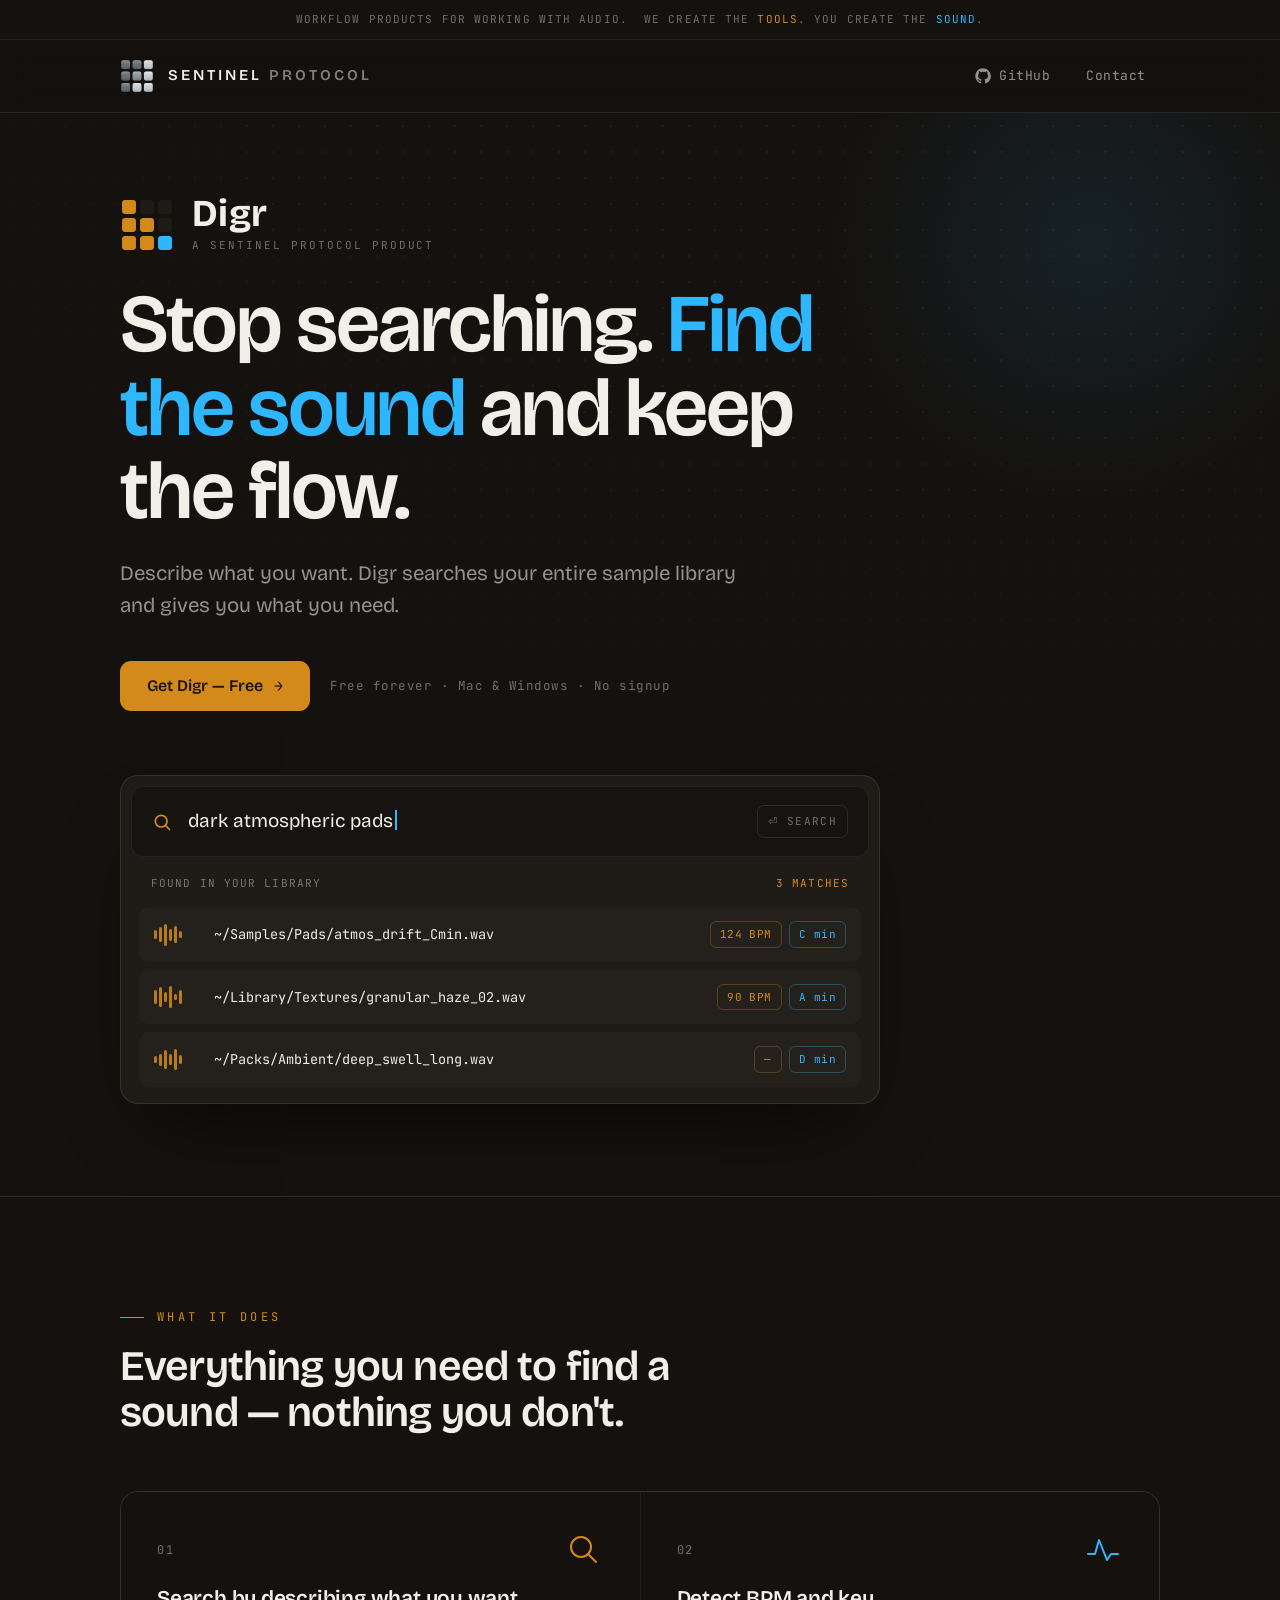
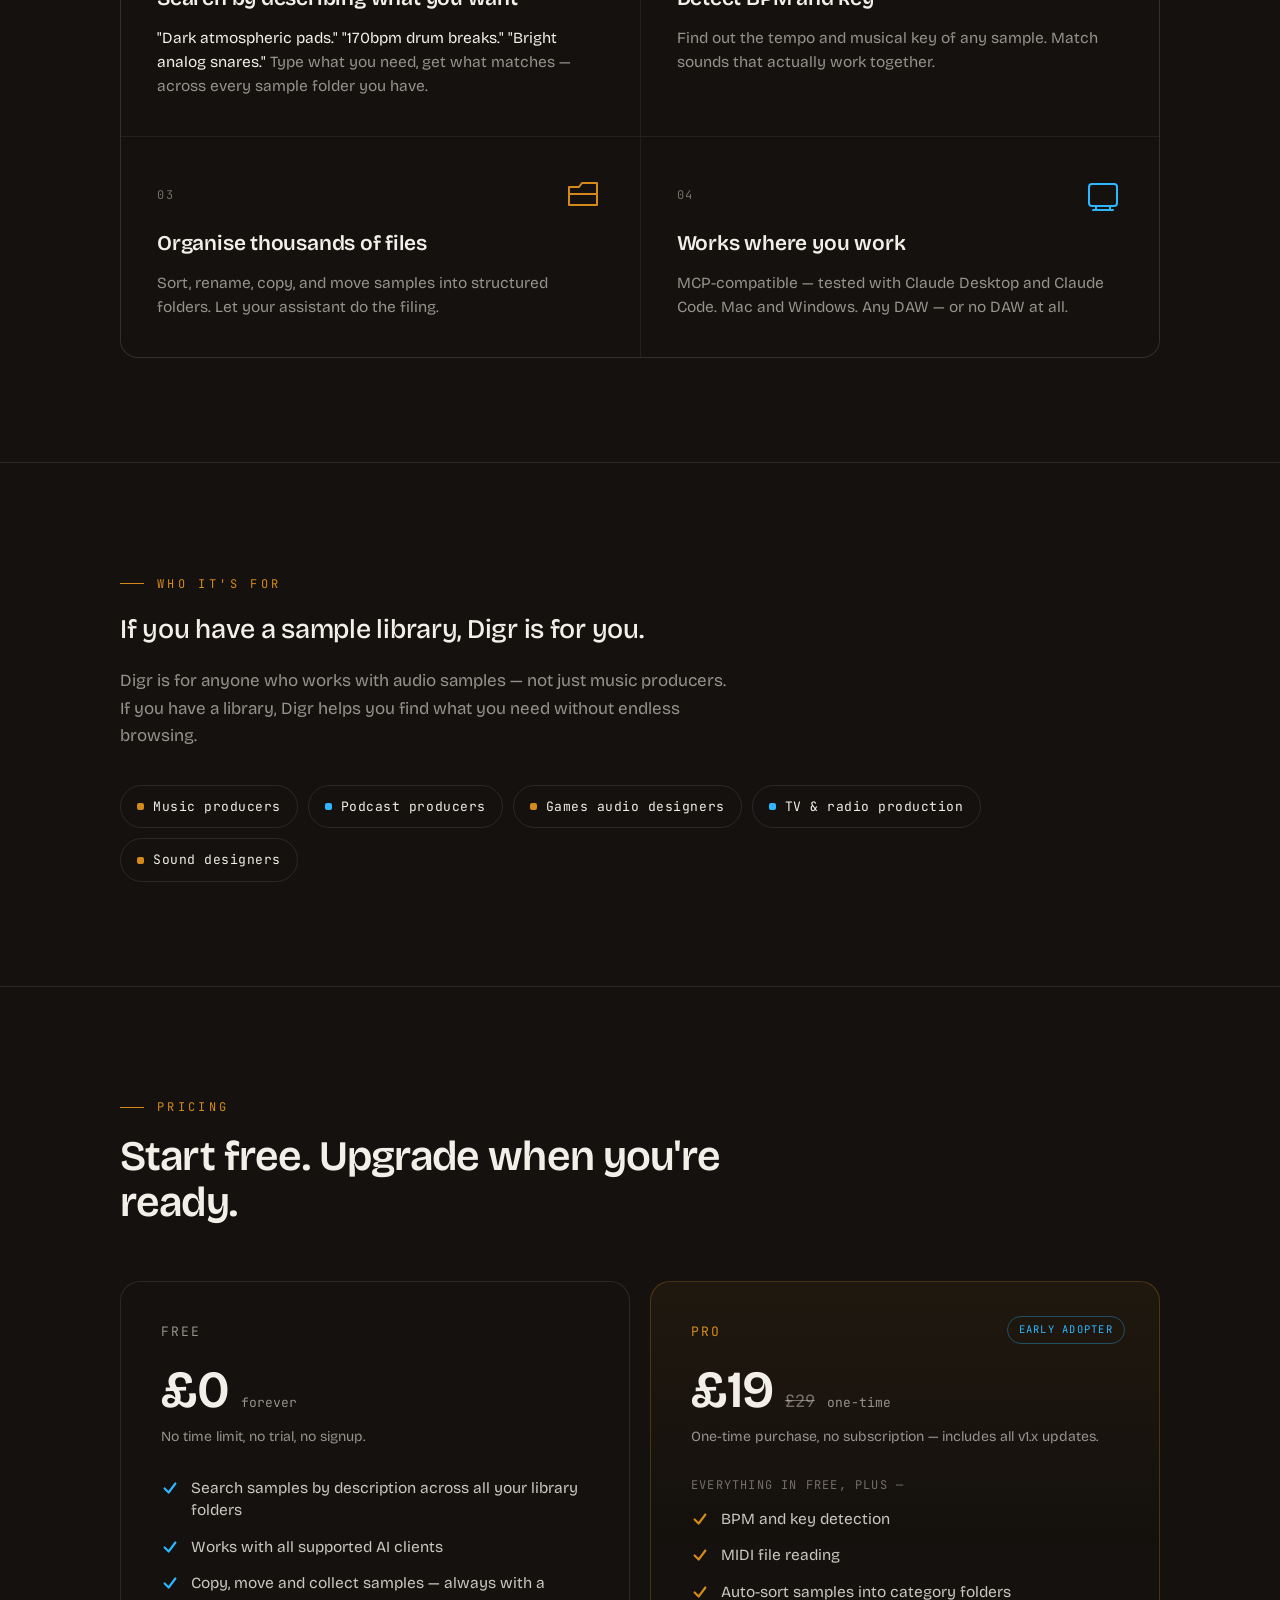
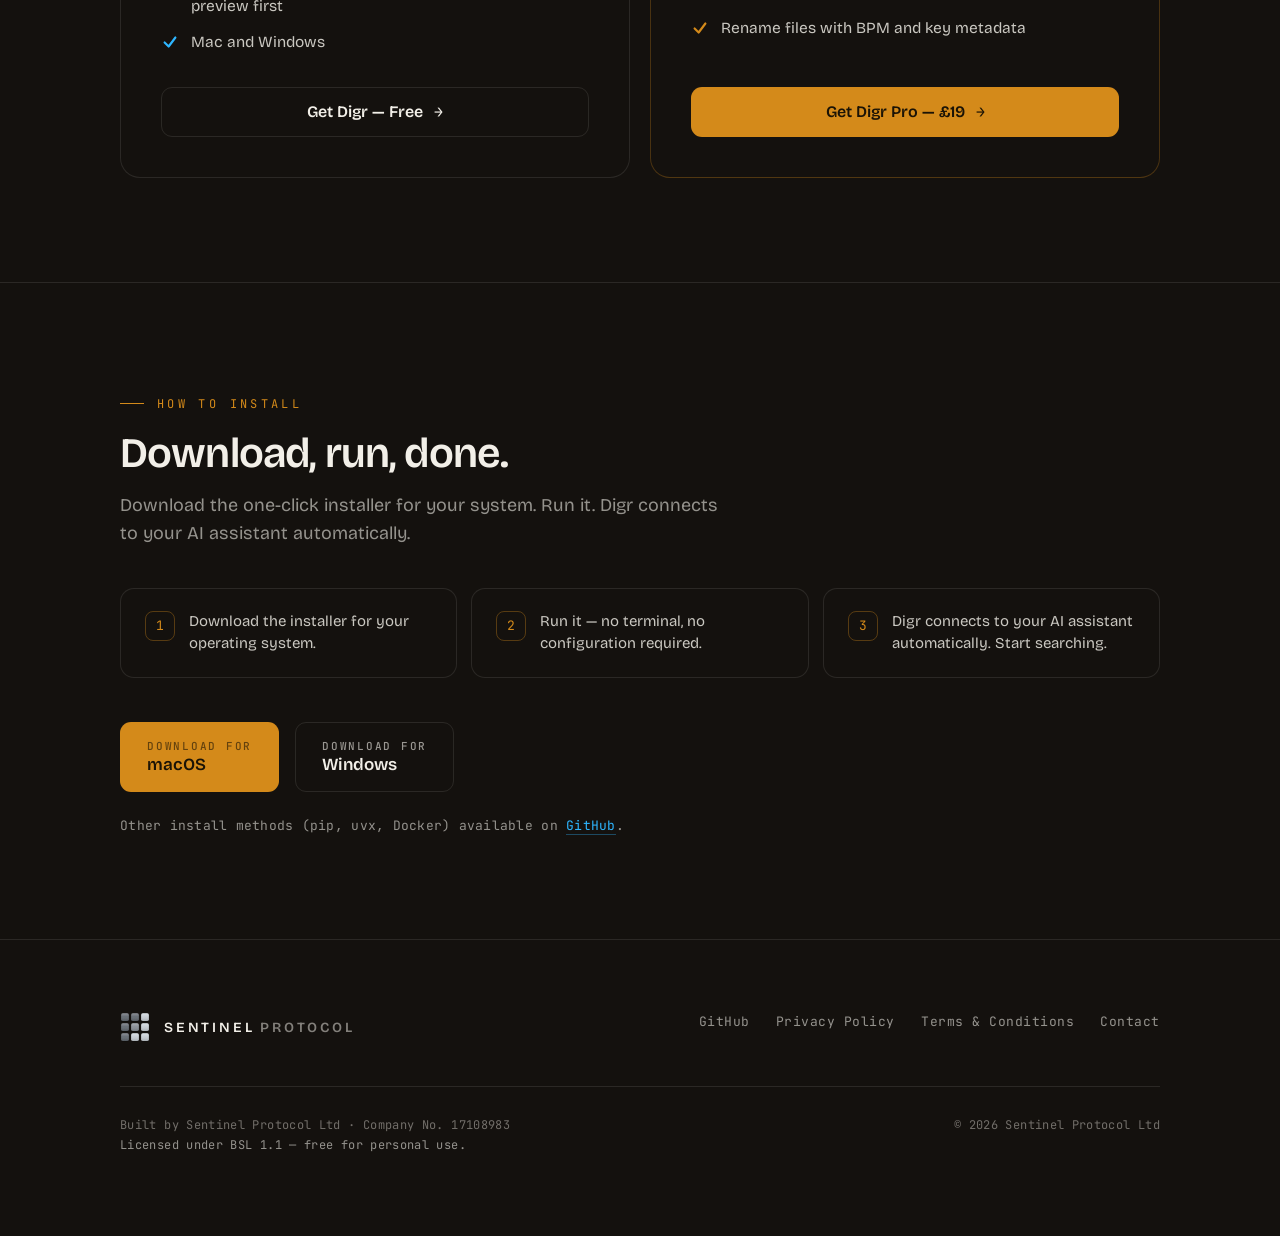
<file: landing/index.html>
<!DOCTYPE html>
<html lang="en">
<head>
<meta charset="utf-8">
<title>Digr — Find the sound. Keep the flow. | Sentinel Protocol</title>
<meta name="viewport" content="width=device-width, initial-scale=1">
<meta name="description" content="Digr searches, organises and analyses your audio sample library. Describe what you want in plain English and get what you need — across every folder you have.">
<meta name="theme-color" content="#14110E">
<link rel="canonical" href="https://sentinelprotocol.co.uk/">

<!-- Link preview card (Open Graph + Twitter). Absolute URLs required —
     crawlers fetch these from the open internet and do not resolve relative paths.
     og-card.png is the Digr product card, built from
     brand/share/og-card-digr.html in the design folder (BRAND-STATUS §9). -->
<meta property="og:type" content="website">
<meta property="og:site_name" content="Sentinel Protocol">
<meta property="og:url" content="https://sentinelprotocol.co.uk/">
<meta property="og:title" content="Digr — Stop searching. Find the sound and keep the flow.">
<meta property="og:description" content="Digr searches, organises and analyses your audio sample library. Describe what you want in plain English and get what you need — across every folder you have.">
<meta property="og:image" content="https://sentinelprotocol.co.uk/og-card.png">
<meta property="og:image:width" content="1200">
<meta property="og:image:height" content="630">
<meta property="og:image:alt" content="Digr — stop searching. Find the sound and keep the flow. A Sentinel Protocol product.">
<meta property="og:locale" content="en_GB">
<meta name="twitter:card" content="summary_large_image">
<meta name="twitter:title" content="Digr — Stop searching. Find the sound and keep the flow.">
<meta name="twitter:description" content="Digr searches, organises and analyses your audio sample library. Describe what you want in plain English and get what you need — across every folder you have.">
<meta name="twitter:image" content="https://sentinelprotocol.co.uk/og-card.png">
<meta name="twitter:image:alt" content="Digr — stop searching. Find the sound and keep the flow. A Sentinel Protocol product.">
<link rel="icon" type="image/svg+xml" href="data:image/svg+xml,%3Csvg xmlns='http://www.w3.org/2000/svg' viewBox='0 0 240 240'%3E%3Crect width='240' height='240' rx='40' fill='%2314110E'/%3E%3Crect x='25' y='25' width='56' height='56' rx='13' fill='%23D48A1A'/%3E%3Crect x='92' y='25' width='56' height='56' rx='13' fill='%231F1C18'/%3E%3Crect x='159' y='25' width='56' height='56' rx='13' fill='%231F1C18'/%3E%3Crect x='25' y='92' width='56' height='56' rx='13' fill='%23D48A1A'/%3E%3Crect x='92' y='92' width='56' height='56' rx='13' fill='%23D48A1A'/%3E%3Crect x='159' y='92' width='56' height='56' rx='13' fill='%231F1C18'/%3E%3Crect x='25' y='159' width='56' height='56' rx='13' fill='%23D48A1A'/%3E%3Crect x='92' y='159' width='56' height='56' rx='13' fill='%23D48A1A'/%3E%3Crect x='159' y='159' width='56' height='56' rx='13' fill='%232EB6FF'/%3E%3C/svg%3E">

<!-- Fonts: Bricolage Grotesque (display) + JetBrains Mono (technical) -->
<link rel="preconnect" href="https://fonts.googleapis.com">
<link rel="preconnect" href="https://fonts.gstatic.com" crossorigin>
<link href="https://fonts.googleapis.com/css2?family=Bricolage+Grotesque:opsz,wght@12..96,400;12..96,500;12..96,600;12..96,700&family=JetBrains+Mono:wght@400;500;600&display=swap" rel="stylesheet">

<style>
/* ============================================================
   SENTINEL PROTOCOL / Digr — landing page
   All styles embedded. Dark, brand-matched.
   ============================================================ */
:root{
  --amber:#D48A1A;
  --cyan:#2EB6FF;
  --ink:#14110E;
  --off:#1F1C18;
  --paper:#F2EFE8;

  --line:rgba(242,239,232,0.10);
  --line-soft:rgba(242,239,232,0.07);
  --muted:rgba(242,239,232,0.58);
  --muted-2:rgba(242,239,232,0.42);

  /* accent-lead tweak targets */
  --btn:var(--amber);
  --btn-ink:#1a1306;
  --hl:var(--cyan);

  --maxw:1120px;
  --gut:40px;
}
*{margin:0;padding:0;box-sizing:border-box;}
html{scroll-behavior:smooth;}
body{
  background:var(--ink);
  color:var(--paper);
  font-family:'Bricolage Grotesque',system-ui,sans-serif;
  -webkit-font-smoothing:antialiased;
  text-rendering:optimizeLegibility;
  line-height:1.5;
  overflow-x:hidden;
}
a{color:inherit;text-decoration:none;}
::selection{background:var(--cyan);color:var(--ink);}

.wrap{max-width:var(--maxw);margin:0 auto;padding:0 var(--gut);}
.mono{font-family:'JetBrains Mono',monospace;letter-spacing:0.02em;}
.eyebrow{
  font-family:'JetBrains Mono',monospace;font-size:12px;letter-spacing:0.28em;
  text-transform:uppercase;color:var(--amber);display:inline-flex;align-items:center;gap:13px;
}
.eyebrow::before{content:'';width:24px;height:1px;background:var(--amber);display:inline-block;}

/* ---------- buttons ---------- */
.btn{
  display:inline-flex;align-items:center;gap:11px;font-family:'Bricolage Grotesque',sans-serif;
  font-weight:600;font-size:16px;line-height:1;padding:16px 26px;border-radius:11px;
  border:1px solid transparent;cursor:pointer;transition:transform .15s ease,filter .15s ease,background .15s ease;
  white-space:nowrap;
}
.btn-primary{background:var(--btn);color:var(--btn-ink);}
.btn-primary:hover{filter:brightness(1.07);transform:translateY(-1px);}
.btn-ghost{background:transparent;color:var(--paper);border-color:var(--line);}
.btn-ghost:hover{border-color:rgba(242,239,232,0.3);background:rgba(242,239,232,0.03);transform:translateY(-1px);}
.btn-disabled{background:transparent;color:var(--muted-2);border:1px dashed rgba(242,239,232,0.18);cursor:not-allowed;}
.btn .ar{font-family:'JetBrains Mono',monospace;font-size:15px;}
.btn-os{display:inline-flex;flex-direction:column;align-items:flex-start;gap:4px;padding:18px 26px;}
.btn-os .os-k{font-family:'JetBrains Mono',monospace;font-size:11px;letter-spacing:0.16em;text-transform:uppercase;opacity:0.6;font-weight:500;}
.btn-os .os-v{font-size:17px;font-weight:600;}

/* ---------- pad mark ---------- */
.mark{display:block;}
.mark rect{shape-rendering:geometricPrecision;}

/* ============================================================
   HEADER
   ============================================================ */
.tagbar{border-bottom:1px solid var(--line-soft);background:rgba(20,17,14,0.6);}
.tagbar .wrap{display:flex;justify-content:center;padding-top:11px;padding-bottom:11px;}
.tagbar p{font-family:'JetBrains Mono',monospace;font-size:11px;letter-spacing:0.1em;text-transform:uppercase;color:var(--muted-2);text-align:center;white-space:nowrap;}
.tagbar .tb-tools{color:var(--amber);}
.tagbar .tb-sound{color:var(--cyan);}

header.site{position:sticky;top:0;z-index:40;background:rgba(20,17,14,0.82);backdrop-filter:blur(14px);-webkit-backdrop-filter:blur(14px);border-bottom:1px solid var(--line);}
header.site .wrap{display:flex;align-items:center;justify-content:space-between;height:72px;}
.brand-lock{display:flex;align-items:center;gap:14px;}
.brand-lock .mark{width:34px;height:34px;}
.brand-lock .wm{font-weight:600;text-transform:uppercase;letter-spacing:0.2em;font-size:15px;line-height:1;}
.brand-lock .wm .s2{opacity:0.5;}
nav.site-nav{display:flex;align-items:center;gap:8px;}
nav.site-nav a{font-family:'JetBrains Mono',monospace;font-size:13px;letter-spacing:0.04em;color:var(--muted);padding:9px 14px;border-radius:8px;transition:color .15s,background .15s;}
nav.site-nav a:hover{color:var(--paper);background:rgba(242,239,232,0.04);}
nav.site-nav a.gh{display:inline-flex;align-items:center;gap:8px;}
nav.site-nav a.gh svg{width:16px;height:16px;}

/* ============================================================
   HERO
   ============================================================ */
.hero{position:relative;overflow:hidden;border-bottom:1px solid var(--line);}
.hero .field{position:absolute;inset:0;background-image:radial-gradient(rgba(242,239,232,0.05) 1px,transparent 1px);background-size:26px 26px;pointer-events:none;-webkit-mask-image:radial-gradient(120% 90% at 70% 0%,#000 30%,transparent 75%);mask-image:radial-gradient(120% 90% at 70% 0%,#000 30%,transparent 75%);}
.hero .glow{position:absolute;top:-180px;right:-120px;width:620px;height:620px;border-radius:50%;background:radial-gradient(circle,rgba(46,182,255,0.10),transparent 62%);pointer-events:none;}
.hero .wrap{position:relative;padding:84px 40px 92px;}

.prod-lock{display:flex;align-items:center;gap:18px;margin-bottom:30px;}
.prod-lock .mark{width:54px;height:54px;}
.prod-lock .pl-text{display:flex;flex-direction:column;gap:6px;}
.prod-lock .digr{font-weight:700;font-size:38px;letter-spacing:0.01em;line-height:0.9;}
.prod-lock .by{font-family:'JetBrains Mono',monospace;font-size:11px;letter-spacing:0.18em;text-transform:uppercase;color:var(--muted-2);}

.hero h1{font-size:clamp(40px,6.4vw,82px);font-weight:600;line-height:1.02;letter-spacing:-0.025em;max-width:16ch;}
.hero h1 .hl{color:var(--hl);}
.hero .subline{font-size:clamp(17px,1.6vw,21px);color:var(--muted);max-width:50ch;margin-top:24px;line-height:1.55;}
.hero .cta-row{display:flex;align-items:center;gap:20px;margin-top:40px;flex-wrap:wrap;}
.hero .cta-note{font-family:'JetBrains Mono',monospace;font-size:12.5px;color:var(--muted-2);letter-spacing:0.04em;}

/* ---- search showpiece ---- */
.showpiece{margin-top:64px;max-width:760px;}
.search-card{background:var(--off);border:1px solid var(--line);border-radius:18px;padding:10px;box-shadow:0 40px 80px -40px rgba(0,0,0,0.7);}
.search-bar{display:flex;align-items:center;gap:16px;padding:18px 20px;background:rgba(20,17,14,0.7);border:1px solid var(--line-soft);border-radius:12px;}
.search-bar .ic{width:20px;height:20px;flex:none;color:var(--amber);}
.search-bar .q{font-size:19px;color:var(--paper);font-family:'Bricolage Grotesque',sans-serif;flex:1;min-width:0;overflow:hidden;white-space:nowrap;}
.search-bar .q .caret{display:inline-block;width:2px;height:1.05em;background:var(--cyan);margin-left:2px;vertical-align:-0.16em;animation:blink 1.05s steps(1) infinite;}
@keyframes blink{50%{opacity:0;}}
.search-bar .go{font-family:'JetBrains Mono',monospace;font-size:11px;letter-spacing:0.12em;text-transform:uppercase;color:var(--muted-2);border:1px solid var(--line);border-radius:7px;padding:7px 10px;flex:none;}

.results{display:grid;gap:8px;padding:12px 8px 6px;}
.res-head{display:flex;justify-content:space-between;align-items:center;padding:6px 12px 8px;font-family:'JetBrains Mono',monospace;font-size:11px;letter-spacing:0.1em;text-transform:uppercase;color:var(--muted-2);}
.res-head .count{color:var(--amber);}
.res{display:flex;align-items:center;gap:14px;padding:13px 14px;border-radius:10px;background:rgba(242,239,232,0.025);border:1px solid transparent;transition:background .15s,border-color .15s;}
.res:hover{background:rgba(242,239,232,0.05);border-color:var(--line-soft);}
.res .wave{display:flex;align-items:center;gap:2px;height:22px;width:46px;flex:none;}
.res .wave i{display:block;width:3px;border-radius:2px;background:var(--amber);opacity:0.85;}
.res .name{font-family:'JetBrains Mono',monospace;font-size:13.5px;color:var(--paper);flex:1;min-width:0;overflow:hidden;text-overflow:ellipsis;white-space:nowrap;}
.res .tags{display:flex;gap:7px;flex:none;}
.tag{font-family:'JetBrains Mono',monospace;font-size:11px;letter-spacing:0.04em;padding:4px 9px;border-radius:6px;border:1px solid var(--line);color:var(--muted);white-space:nowrap;}
.tag.bpm{color:var(--amber);border-color:rgba(212,138,26,0.3);}
.tag.key{color:var(--cyan);border-color:rgba(46,182,255,0.3);}

/* ============================================================
   SECTION SCAFFOLD
   ============================================================ */
section.block{padding:104px 0;border-bottom:1px solid var(--line);position:relative;}
.sec-head{max-width:62ch;}
.sec-head h2{font-size:clamp(28px,3.4vw,42px);font-weight:600;letter-spacing:-0.02em;margin-top:18px;line-height:1.08;}
.sec-head .lede{font-size:18px;color:var(--muted);margin-top:16px;line-height:1.55;max-width:54ch;}

/* ---- features ---- */
.feat-grid{display:grid;grid-template-columns:repeat(2,1fr);gap:1px;margin-top:56px;background:var(--line-soft);border:1px solid var(--line-soft);border-radius:18px;overflow:hidden;}
.feat{background:var(--ink);padding:38px 36px;display:flex;flex-direction:column;gap:16px;transition:background .2s;}
.feat:hover{background:var(--off);}
.feat .fnum{display:flex;align-items:center;justify-content:space-between;}
.feat .fnum .n{font-family:'JetBrains Mono',monospace;font-size:12px;letter-spacing:0.14em;color:var(--muted-2);}
.feat .glyph{width:40px;height:40px;}
.feat h3{font-size:21px;font-weight:600;letter-spacing:-0.01em;line-height:1.15;}
.feat p{font-size:15.5px;color:var(--muted);line-height:1.55;}
.feat p .ex{color:var(--paper);font-style:normal;}

/* ---- audience ---- */
.aud .lede{font-size:clamp(20px,2.2vw,27px);color:var(--paper);max-width:34ch;line-height:1.35;font-weight:500;letter-spacing:-0.01em;}
.aud .aud-body{font-size:17px;color:var(--muted);max-width:56ch;margin-top:20px;line-height:1.6;}
.chips{display:flex;flex-wrap:wrap;gap:10px;margin-top:36px;}
.chip{font-family:'JetBrains Mono',monospace;font-size:13px;letter-spacing:0.04em;padding:11px 16px;border:1px solid var(--line);border-radius:999px;color:var(--paper);display:inline-flex;align-items:center;gap:9px;}
.chip::before{content:'';width:7px;height:7px;border-radius:2px;background:var(--amber);}
.chip:nth-child(2)::before{background:var(--cyan);}
.chip:nth-child(3)::before{background:var(--amber);}
.chip:nth-child(4)::before{background:var(--cyan);}
.chip:nth-child(5)::before{background:var(--amber);}

/* ---- pricing ---- */
.price-grid{display:grid;grid-template-columns:1fr 1fr;gap:20px;margin-top:56px;}
.tier{border:1px solid var(--line);border-radius:20px;padding:40px;display:flex;flex-direction:column;background:var(--ink);}
.tier.pro{background:linear-gradient(180deg,rgba(212,138,26,0.06),transparent 55%);border-color:rgba(212,138,26,0.28);position:relative;}
.tier .t-name{font-family:'JetBrains Mono',monospace;font-size:13px;letter-spacing:0.16em;text-transform:uppercase;color:var(--muted);}
.tier.pro .t-name{color:var(--amber);}
.tier .t-badge{position:absolute;top:34px;right:34px;font-family:'JetBrains Mono',monospace;font-size:10.5px;letter-spacing:0.12em;text-transform:uppercase;color:var(--cyan);border:1px solid rgba(46,182,255,0.35);border-radius:999px;padding:5px 11px;}
.tier .price{display:flex;align-items:baseline;gap:12px;margin-top:22px;}
.tier .price .amt{font-size:52px;font-weight:600;letter-spacing:-0.02em;line-height:1;}
.tier .price .was{font-family:'JetBrains Mono',monospace;font-size:17px;color:var(--muted-2);text-decoration:line-through;}
.tier .price .per{font-family:'JetBrains Mono',monospace;font-size:13px;color:var(--muted);}
.tier .t-sub{font-size:14px;color:var(--muted);margin-top:10px;min-height:20px;}
.tier ul{list-style:none;margin:30px 0 0;display:flex;flex-direction:column;gap:14px;flex:1;}
.tier li{display:flex;gap:12px;align-items:flex-start;font-size:15.5px;color:rgba(242,239,232,0.82);line-height:1.45;}
.tier li .tick{flex:none;width:18px;height:18px;margin-top:2px;color:var(--cyan);}
.tier.pro li .tick{color:var(--amber);}
.tier li.head{font-family:'JetBrains Mono',monospace;font-size:12px;letter-spacing:0.1em;text-transform:uppercase;color:var(--muted-2);gap:0;}
.tier .t-act{margin-top:34px;}
.tier .t-act .btn{width:100%;justify-content:center;}

/* ---- install ---- */
.install .lede{max-width:50ch;}
.install-row{display:flex;align-items:center;gap:16px;margin-top:44px;flex-wrap:wrap;}
.install .other{font-family:'JetBrains Mono',monospace;font-size:13px;color:var(--muted);margin-top:24px;letter-spacing:0.02em;}
.install .other a{color:var(--cyan);border-bottom:1px solid rgba(46,182,255,0.35);}
.steps{display:flex;gap:14px;margin-top:40px;flex-wrap:wrap;}
.step{flex:1;min-width:200px;display:flex;gap:14px;align-items:flex-start;padding:22px 24px;border:1px solid var(--line);border-radius:14px;background:var(--ink);}
.step .sn{font-family:'JetBrains Mono',monospace;font-size:13px;color:var(--amber);flex:none;border:1px solid rgba(212,138,26,0.35);border-radius:8px;width:30px;height:30px;display:flex;align-items:center;justify-content:center;}
.step p{font-size:15px;color:rgba(242,239,232,0.82);line-height:1.45;}

/* ============================================================
   FOOTER
   ============================================================ */
footer.site{padding:72px 0 80px;}
footer.site .f-top{display:flex;justify-content:space-between;gap:40px;flex-wrap:wrap;align-items:flex-start;}
footer.site .f-brand{display:flex;align-items:center;gap:14px;}
footer.site .f-brand .mark{width:30px;height:30px;}
footer.site .f-brand .wm{font-weight:600;text-transform:uppercase;letter-spacing:0.2em;font-size:14px;}
footer.site .f-brand .wm .s2{opacity:0.5;}
footer.site .f-links{display:flex;gap:26px;}
footer.site .f-links a{font-family:'JetBrains Mono',monospace;font-size:13px;color:var(--muted);letter-spacing:0.04em;transition:color .15s;}
footer.site .f-links a:hover{color:var(--paper);}
footer.site .f-meta{margin-top:44px;padding-top:28px;border-top:1px solid var(--line);display:flex;justify-content:space-between;gap:24px;flex-wrap:wrap;}
footer.site .f-meta p{font-family:'JetBrains Mono',monospace;font-size:12px;color:var(--muted-2);letter-spacing:0.03em;line-height:1.7;}
footer.site .f-meta .lic{color:var(--muted);}

/* ============================================================
   RESPONSIVE
   ============================================================ */
@media (max-width:820px){
  :root{--gut:22px;}
  .tagbar p{font-size:9.5px;letter-spacing:0.04em;white-space:normal;line-height:1.5;}
  header.site .wrap{height:64px;}
  nav.site-nav a:not(.gh){display:none;}
  .hero .wrap{padding:54px 22px 64px;}
  .feat-grid{grid-template-columns:1fr;}
  .price-grid{grid-template-columns:1fr;}
  .hero h1{font-size:clamp(34px,9vw,52px);}
  section.block{padding:72px 0;}
  .res .name{font-size:12px;}
  .res .wave{display:none;}
}
@media (max-width:520px){
  .search-bar .q{font-size:16px;}
  .search-bar .go{display:none;}
  .prod-lock .digr{font-size:28px;}
  .tier .t-badge{position:static;display:inline-block;margin-top:14px;}
}

/* reduced motion */
@media (prefers-reduced-motion:reduce){
  *{animation:none !important;scroll-behavior:auto !important;}
}
</style>
</head>
<body>

<!-- ============ TAGLINE BAR ============ -->
<div class="tagbar">
  <div class="wrap">
    <p>Workflow products for working with audio.&nbsp;&nbsp;We create the <span class="tb-tools">tools</span>.&nbsp;You create the <span class="tb-sound">sound</span>.</p>
  </div>
</div>

<!-- ============ HEADER ============ -->
<header class="site">
  <div class="wrap">
    <a class="brand-lock" href="#top" aria-label="Sentinel Protocol home">
      <svg class="mark" viewBox="0 0 240 240" aria-hidden="true">
        <defs><filter id="dl0sh" x="-30%" y="-30%" width="160%" height="160%"><feDropShadow dx="0" dy="3" stdDeviation="3" flood-color="#000" flood-opacity="0.5"/></filter><linearGradient id="dl0gl" x1="0" y1="0" x2="0" y2="1"><stop offset="0" stop-color="#fff" stop-opacity="0.16"/><stop offset="0.42" stop-color="#fff" stop-opacity="0"/><stop offset="1" stop-color="#000" stop-opacity="0.10"/></linearGradient><linearGradient id="dl0p0" x1="0" y1="0" x2="0" y2="1"><stop offset="0" stop-color="#777d84"/><stop offset="0.55" stop-color="#676d74"/><stop offset="1" stop-color="#5b6168"/></linearGradient><linearGradient id="dl0p1" x1="0" y1="0" x2="0" y2="1"><stop offset="0" stop-color="#777d84"/><stop offset="0.55" stop-color="#676d74"/><stop offset="1" stop-color="#5b6168"/></linearGradient><linearGradient id="dl0p2" x1="0" y1="0" x2="0" y2="1"><stop offset="0" stop-color="#d6dce2"/><stop offset="0.55" stop-color="#c6ccd2"/><stop offset="1" stop-color="#bac0c6"/></linearGradient><linearGradient id="dl0p3" x1="0" y1="0" x2="0" y2="1"><stop offset="0" stop-color="#777d84"/><stop offset="0.55" stop-color="#676d74"/><stop offset="1" stop-color="#5b6168"/></linearGradient><linearGradient id="dl0p4" x1="0" y1="0" x2="0" y2="1"><stop offset="0" stop-color="#9aa0a7"/><stop offset="0.55" stop-color="#8a9097"/><stop offset="1" stop-color="#7e848b"/></linearGradient><linearGradient id="dl0p5" x1="0" y1="0" x2="0" y2="1"><stop offset="0" stop-color="#d6dce2"/><stop offset="0.55" stop-color="#c6ccd2"/><stop offset="1" stop-color="#bac0c6"/></linearGradient><linearGradient id="dl0p6" x1="0" y1="0" x2="0" y2="1"><stop offset="0" stop-color="#777d84"/><stop offset="0.55" stop-color="#676d74"/><stop offset="1" stop-color="#5b6168"/></linearGradient><linearGradient id="dl0p7" x1="0" y1="0" x2="0" y2="1"><stop offset="0" stop-color="#d6dce2"/><stop offset="0.55" stop-color="#c6ccd2"/><stop offset="1" stop-color="#bac0c6"/></linearGradient><linearGradient id="dl0p8" x1="0" y1="0" x2="0" y2="1"><stop offset="0" stop-color="#d6dce2"/><stop offset="0.55" stop-color="#c6ccd2"/><stop offset="1" stop-color="#bac0c6"/></linearGradient></defs><g filter="url(#dl0sh)"><rect x="9" y="9" width="62" height="62" rx="14" fill="url(#dl0p0)"/><rect x="9" y="9" width="62" height="62" rx="14" fill="url(#dl0gl)"/><rect x="10.2" y="10.2" width="59.6" height="59.6" rx="13" fill="none" stroke="#7d838a" stroke-opacity="0.5"/></g><g filter="url(#dl0sh)"><rect x="89" y="9" width="62" height="62" rx="14" fill="url(#dl0p1)"/><rect x="89" y="9" width="62" height="62" rx="14" fill="url(#dl0gl)"/><rect x="90.2" y="10.2" width="59.6" height="59.6" rx="13" fill="none" stroke="#7d838a" stroke-opacity="0.5"/></g><g filter="url(#dl0sh)"><rect x="169" y="9" width="62" height="62" rx="14" fill="url(#dl0p2)"/><rect x="169" y="9" width="62" height="62" rx="14" fill="url(#dl0gl)"/><rect x="170.2" y="10.2" width="59.6" height="59.6" rx="13" fill="none" stroke="#dce2e8" stroke-opacity="0.5"/></g><g filter="url(#dl0sh)"><rect x="9" y="89" width="62" height="62" rx="14" fill="url(#dl0p3)"/><rect x="9" y="89" width="62" height="62" rx="14" fill="url(#dl0gl)"/><rect x="10.2" y="90.2" width="59.6" height="59.6" rx="13" fill="none" stroke="#7d838a" stroke-opacity="0.5"/></g><g filter="url(#dl0sh)"><rect x="89" y="89" width="62" height="62" rx="14" fill="url(#dl0p4)"/><rect x="89" y="89" width="62" height="62" rx="14" fill="url(#dl0gl)"/><rect x="90.2" y="90.2" width="59.6" height="59.6" rx="13" fill="none" stroke="#a0a6ad" stroke-opacity="0.5"/></g><g filter="url(#dl0sh)"><rect x="169" y="89" width="62" height="62" rx="14" fill="url(#dl0p5)"/><rect x="169" y="89" width="62" height="62" rx="14" fill="url(#dl0gl)"/><rect x="170.2" y="90.2" width="59.6" height="59.6" rx="13" fill="none" stroke="#dce2e8" stroke-opacity="0.5"/></g><g filter="url(#dl0sh)"><rect x="9" y="169" width="62" height="62" rx="14" fill="url(#dl0p6)"/><rect x="9" y="169" width="62" height="62" rx="14" fill="url(#dl0gl)"/><rect x="10.2" y="170.2" width="59.6" height="59.6" rx="13" fill="none" stroke="#7d838a" stroke-opacity="0.5"/></g><g filter="url(#dl0sh)"><rect x="89" y="169" width="62" height="62" rx="14" fill="url(#dl0p7)"/><rect x="89" y="169" width="62" height="62" rx="14" fill="url(#dl0gl)"/><rect x="90.2" y="170.2" width="59.6" height="59.6" rx="13" fill="none" stroke="#dce2e8" stroke-opacity="0.5"/></g><g filter="url(#dl0sh)"><rect x="169" y="169" width="62" height="62" rx="14" fill="url(#dl0p8)"/><rect x="169" y="169" width="62" height="62" rx="14" fill="url(#dl0gl)"/><rect x="170.2" y="170.2" width="59.6" height="59.6" rx="13" fill="none" stroke="#dce2e8" stroke-opacity="0.5"/></g>
      </svg>
      <span class="wm"><span class="s1">Sentinel</span> <span class="s2">Protocol</span></span>
    </a>
    <nav class="site-nav">
      <a class="gh" href="https://github.com/sentinel-protocol-lab/digr" target="_blank" rel="noopener">
        <svg viewBox="0 0 24 24" fill="currentColor" aria-hidden="true"><path d="M12 .5C5.7.5.5 5.7.5 12c0 5.1 3.3 9.4 7.9 10.9.6.1.8-.2.8-.6v-2c-3.2.7-3.9-1.4-3.9-1.4-.5-1.3-1.3-1.7-1.3-1.7-1.1-.7.1-.7.1-.7 1.2.1 1.8 1.2 1.8 1.2 1 1.8 2.7 1.3 3.4 1 .1-.8.4-1.3.7-1.6-2.6-.3-5.3-1.3-5.3-5.8 0-1.3.5-2.3 1.2-3.2 0-.3-.5-1.5.1-3.1 0 0 1-.3 3.3 1.2a11.5 11.5 0 0 1 6 0C17.3 4.7 18.3 5 18.3 5c.6 1.6.1 2.8.1 3.1.8.9 1.2 1.9 1.2 3.2 0 4.5-2.7 5.5-5.3 5.8.4.4.8 1.1.8 2.2v3.3c0 .4.2.7.8.6 4.6-1.5 7.9-5.8 7.9-10.9C23.5 5.7 18.3.5 12 .5z"></path></svg>
        GitHub
      </a>
      <a href="mailto:hello@sentinelprotocol.co.uk">Contact</a>
    </nav>
  </div>
</header>

<!-- ============ HERO ============ -->
<main id="top">
<section class="hero">
  <div class="field"></div>
  <div class="glow"></div>
  <div class="wrap">

    <div class="prod-lock">
      <svg class="mark digr-mark" viewBox="0 0 240 240" aria-label="Digr">
        <rect class="cell" data-cell="0" x="9"   y="9"   width="62" height="62" rx="14" fill="#D48A1A"></rect>
        <rect class="cell" data-cell="1" x="89"  y="9"   width="62" height="62" rx="14" fill="#1F1C18"></rect>
        <rect class="cell" data-cell="2" x="169" y="9"   width="62" height="62" rx="14" fill="#1F1C18"></rect>
        <rect class="cell" data-cell="3" x="9"   y="89"  width="62" height="62" rx="14" fill="#D48A1A"></rect>
        <rect class="cell" data-cell="4" x="89"  y="89"  width="62" height="62" rx="14" fill="#D48A1A"></rect>
        <rect class="cell" data-cell="5" x="169" y="89"  width="62" height="62" rx="14" fill="#1F1C18"></rect>
        <rect class="cell" data-cell="6" x="9"   y="169" width="62" height="62" rx="14" fill="#D48A1A"></rect>
        <rect class="cell" data-cell="7" x="89"  y="169" width="62" height="62" rx="14" fill="#D48A1A"></rect>
        <rect class="cell" data-cell="8" x="169" y="169" width="62" height="62" rx="14" fill="#2EB6FF"></rect>
      </svg>
      <div class="pl-text">
        <div class="digr">Digr</div>
        <div class="by">A Sentinel Protocol product</div>
      </div>
    </div>

    <h1>Stop searching. <span class="hl">Find the sound</span> and keep the flow.</h1>
    <p class="subline">Describe what you want. Digr searches your entire sample library and gives you what you need.</p>

    <div class="cta-row">
      <a class="btn btn-primary" href="https://github.com/sentinel-protocol-lab/digr/releases" target="_blank" rel="noopener">Get Digr — Free <span class="ar">→</span></a>
      <span class="cta-note">Free forever · Mac &amp; Windows · No signup</span>
    </div>

    <!-- search showpiece -->
    <div class="showpiece">
      <div class="search-card">
        <div class="search-bar">
          <svg class="ic" viewBox="0 0 24 24" fill="none" stroke="currentColor" stroke-width="2" stroke-linecap="round" stroke-linejoin="round" aria-hidden="true"><circle cx="11" cy="11" r="7"></circle><line x1="21" y1="21" x2="16.65" y2="16.65"></line></svg>
          <div class="q"><span id="typed">dark atmospheric pads</span><span class="caret"></span></div>
          <span class="go">⏎ Search</span>
        </div>
        <div class="results">
          <div class="res-head"><span>Found in your library</span><span class="count">3 matches</span></div>
          <div class="res">
            <div class="wave"><i style="height:40%"></i><i style="height:70%"></i><i style="height:100%"></i><i style="height:55%"></i><i style="height:80%"></i><i style="height:35%"></i></div>
            <div class="name">~/Samples/Pads/atmos_drift_Cmin.wav</div>
            <div class="tags"><span class="tag bpm">124 BPM</span><span class="tag key">C min</span></div>
          </div>
          <div class="res">
            <div class="wave"><i style="height:60%"></i><i style="height:90%"></i><i style="height:45%"></i><i style="height:100%"></i><i style="height:30%"></i><i style="height:65%"></i></div>
            <div class="name">~/Library/Textures/granular_haze_02.wav</div>
            <div class="tags"><span class="tag bpm">90 BPM</span><span class="tag key">A min</span></div>
          </div>
          <div class="res">
            <div class="wave"><i style="height:35%"></i><i style="height:55%"></i><i style="height:85%"></i><i style="height:50%"></i><i style="height:95%"></i><i style="height:40%"></i></div>
            <div class="name">~/Packs/Ambient/deep_swell_long.wav</div>
            <div class="tags"><span class="tag bpm">—</span><span class="tag key">D min</span></div>
          </div>
        </div>
      </div>
    </div>

  </div>
</section>

<!-- ============ WHAT IT DOES ============ -->
<section class="block" id="features">
  <div class="wrap">
    <div class="sec-head">
      <span class="eyebrow">What it does</span>
      <h2>Everything you need to find a sound — nothing you don't.</h2>
    </div>
    <div class="feat-grid">

      <div class="feat">
        <div class="fnum"><span class="n">01</span>
          <svg class="glyph" viewBox="0 0 40 40" fill="none" stroke="var(--amber)" stroke-width="2" stroke-linecap="round" stroke-linejoin="round" aria-hidden="true"><circle cx="17" cy="17" r="10"></circle><line x1="32" y1="32" x2="24" y2="24"></line></svg>
        </div>
        <h3>Search by describing what you want</h3>
        <p><em class="ex">"Dark atmospheric pads." "170bpm drum breaks." "Bright analog snares."</em> Type what you need, get what matches — across every sample folder you have.</p>
      </div>

      <div class="feat">
        <div class="fnum"><span class="n">02</span>
          <svg class="glyph" viewBox="0 0 40 40" fill="none" stroke="var(--cyan)" stroke-width="2" stroke-linecap="round" stroke-linejoin="round" aria-hidden="true"><path d="M5 24 L12 24 L16 10 L24 30 L28 24 L35 24"></path></svg>
        </div>
        <h3>Detect BPM and key</h3>
        <p>Find out the tempo and musical key of any sample. Match sounds that actually work together.</p>
      </div>

      <div class="feat">
        <div class="fnum"><span class="n">03</span>
          <svg class="glyph" viewBox="0 0 40 40" fill="none" stroke="var(--amber)" stroke-width="2" stroke-linecap="round" stroke-linejoin="round" aria-hidden="true"><path d="M5 12 L15 12 L18 8 L33 8 L33 30 L5 30 Z"></path><line x1="5" y1="19" x2="33" y2="19"></line></svg>
        </div>
        <h3>Organise thousands of files</h3>
        <p>Sort, rename, copy, and move samples into structured folders. Let your assistant do the filing.</p>
      </div>

      <div class="feat">
        <div class="fnum"><span class="n">04</span>
          <svg class="glyph" viewBox="0 0 40 40" fill="none" stroke="var(--cyan)" stroke-width="2" stroke-linecap="round" stroke-linejoin="round" aria-hidden="true"><rect x="6" y="9" width="28" height="22" rx="3"></rect><line x1="13" y1="31" x2="13" y2="35"></line><line x1="27" y1="31" x2="27" y2="35"></line><line x1="10" y1="35" x2="30" y2="35"></line></svg>
        </div>
        <h3>Works where you work</h3>
        <p>MCP-compatible — tested with Claude Desktop and Claude Code. Mac and Windows. Any DAW — or no DAW at all.</p>
      </div>

    </div>
  </div>
</section>

<!-- ============ WHO IT'S FOR ============ -->
<section class="block aud" id="who">
  <div class="wrap">
    <span class="eyebrow">Who it's for</span>
    <p class="lede" style="margin-top:18px;">If you have a sample library, Digr is for you.</p>
    <p class="aud-body">Digr is for anyone who works with audio samples — not just music producers. If you have a library, Digr helps you find what you need without endless browsing.</p>
    <div class="chips">
      <span class="chip">Music producers</span>
      <span class="chip">Podcast producers</span>
      <span class="chip">Games audio designers</span>
      <span class="chip">TV &amp; radio production</span>
      <span class="chip">Sound designers</span>
    </div>
  </div>
</section>

<!-- ============ PRICING ============ -->
<section class="block" id="pricing">
  <div class="wrap">
    <div class="sec-head">
      <span class="eyebrow">Pricing</span>
      <h2>Start free. Upgrade when you're ready.</h2>
    </div>
    <div class="price-grid">

      <div class="tier">
        <div class="t-name">Free</div>
        <div class="price"><span class="amt">£0</span><span class="per">forever</span></div>
        <div class="t-sub">No time limit, no trial, no signup.</div>
        <ul>
          <li><svg class="tick" viewBox="0 0 20 20" fill="none" stroke="currentColor" stroke-width="2.4" stroke-linecap="round" stroke-linejoin="round"><path d="M4 10.5 L8.5 15 L16 5"></path></svg>Search samples by description across all your library folders</li>
          <li><svg class="tick" viewBox="0 0 20 20" fill="none" stroke="currentColor" stroke-width="2.4" stroke-linecap="round" stroke-linejoin="round"><path d="M4 10.5 L8.5 15 L16 5"></path></svg>Works with all supported AI clients</li>
          <li><svg class="tick" viewBox="0 0 20 20" fill="none" stroke="currentColor" stroke-width="2.4" stroke-linecap="round" stroke-linejoin="round"><path d="M4 10.5 L8.5 15 L16 5"></path></svg>Copy, move and collect samples — always with a preview first</li>
          <li><svg class="tick" viewBox="0 0 20 20" fill="none" stroke="currentColor" stroke-width="2.4" stroke-linecap="round" stroke-linejoin="round"><path d="M4 10.5 L8.5 15 L16 5"></path></svg>Mac and Windows</li>
        </ul>
        <div class="t-act">
          <a class="btn btn-ghost" href="https://github.com/sentinel-protocol-lab/digr/releases" target="_blank" rel="noopener">Get Digr — Free <span class="ar">→</span></a>
        </div>
      </div>

      <div class="tier pro">
        <div class="t-name">Pro</div>
        <div class="t-badge">Early adopter</div>
        <div class="price"><span class="amt">£19</span><span class="was">£29</span><span class="per">one-time</span></div>
        <div class="t-sub">One-time purchase, no subscription — includes all v1.x updates.</div>
        <ul>
          <li class="head">Everything in Free, plus —</li>
          <li><svg class="tick" viewBox="0 0 20 20" fill="none" stroke="currentColor" stroke-width="2.4" stroke-linecap="round" stroke-linejoin="round"><path d="M4 10.5 L8.5 15 L16 5"></path></svg>BPM and key detection</li>
          <li><svg class="tick" viewBox="0 0 20 20" fill="none" stroke="currentColor" stroke-width="2.4" stroke-linecap="round" stroke-linejoin="round"><path d="M4 10.5 L8.5 15 L16 5"></path></svg>MIDI file reading</li>
          <li><svg class="tick" viewBox="0 0 20 20" fill="none" stroke="currentColor" stroke-width="2.4" stroke-linecap="round" stroke-linejoin="round"><path d="M4 10.5 L8.5 15 L16 5"></path></svg>Auto-sort samples into category folders</li>
          <li><svg class="tick" viewBox="0 0 20 20" fill="none" stroke="currentColor" stroke-width="2.4" stroke-linecap="round" stroke-linejoin="round"><path d="M4 10.5 L8.5 15 L16 5"></path></svg>Rename files with BPM and key metadata</li>
        </ul>
        <div class="t-act">
          <a class="btn btn-primary" href="https://sentinelprotocol.co.uk/digr">Get Digr Pro — £19 <span class="ar">→</span></a>
        </div>
      </div>

    </div>
  </div>
</section>

<!-- ============ INSTALL ============ -->
<section class="block install" id="install">
  <div class="wrap">
    <div class="sec-head">
      <span class="eyebrow">How to install</span>
      <h2>Download, run, done.</h2>
      <p class="lede">Download the one-click installer for your system. Run it. Digr connects to your AI assistant automatically.</p>
    </div>

    <div class="steps">
      <div class="step"><span class="sn">1</span><p>Download the installer for your operating system.</p></div>
      <div class="step"><span class="sn">2</span><p>Run it — no terminal, no configuration required.</p></div>
      <div class="step"><span class="sn">3</span><p>Digr connects to your AI assistant automatically. Start searching.</p></div>
    </div>

    <div class="install-row">
      <a class="btn btn-primary btn-os" href="https://github.com/sentinel-protocol-lab/digr/releases" target="_blank" rel="noopener">
        <span class="os-k">Download for</span><span class="os-v">macOS</span>
      </a>
      <a class="btn btn-ghost btn-os" href="https://github.com/sentinel-protocol-lab/digr/releases" target="_blank" rel="noopener">
        <span class="os-k">Download for</span><span class="os-v">Windows</span>
      </a>
    </div>
    <p class="other">Other install methods (pip, uvx, Docker) available on <a href="https://github.com/sentinel-protocol-lab/digr" target="_blank" rel="noopener">GitHub</a>.</p>
  </div>
</section>
</main>

<!-- ============ FOOTER ============ -->
<footer class="site">
  <div class="wrap">
    <div class="f-top">
      <a class="f-brand" href="#top" aria-label="Sentinel Protocol">
        <svg class="mark" viewBox="0 0 240 240" aria-hidden="true">
          <defs><filter id="dl1sh" x="-30%" y="-30%" width="160%" height="160%"><feDropShadow dx="0" dy="3" stdDeviation="3" flood-color="#000" flood-opacity="0.5"/></filter><linearGradient id="dl1gl" x1="0" y1="0" x2="0" y2="1"><stop offset="0" stop-color="#fff" stop-opacity="0.16"/><stop offset="0.42" stop-color="#fff" stop-opacity="0"/><stop offset="1" stop-color="#000" stop-opacity="0.10"/></linearGradient><linearGradient id="dl1p0" x1="0" y1="0" x2="0" y2="1"><stop offset="0" stop-color="#777d84"/><stop offset="0.55" stop-color="#676d74"/><stop offset="1" stop-color="#5b6168"/></linearGradient><linearGradient id="dl1p1" x1="0" y1="0" x2="0" y2="1"><stop offset="0" stop-color="#777d84"/><stop offset="0.55" stop-color="#676d74"/><stop offset="1" stop-color="#5b6168"/></linearGradient><linearGradient id="dl1p2" x1="0" y1="0" x2="0" y2="1"><stop offset="0" stop-color="#d6dce2"/><stop offset="0.55" stop-color="#c6ccd2"/><stop offset="1" stop-color="#bac0c6"/></linearGradient><linearGradient id="dl1p3" x1="0" y1="0" x2="0" y2="1"><stop offset="0" stop-color="#777d84"/><stop offset="0.55" stop-color="#676d74"/><stop offset="1" stop-color="#5b6168"/></linearGradient><linearGradient id="dl1p4" x1="0" y1="0" x2="0" y2="1"><stop offset="0" stop-color="#9aa0a7"/><stop offset="0.55" stop-color="#8a9097"/><stop offset="1" stop-color="#7e848b"/></linearGradient><linearGradient id="dl1p5" x1="0" y1="0" x2="0" y2="1"><stop offset="0" stop-color="#d6dce2"/><stop offset="0.55" stop-color="#c6ccd2"/><stop offset="1" stop-color="#bac0c6"/></linearGradient><linearGradient id="dl1p6" x1="0" y1="0" x2="0" y2="1"><stop offset="0" stop-color="#777d84"/><stop offset="0.55" stop-color="#676d74"/><stop offset="1" stop-color="#5b6168"/></linearGradient><linearGradient id="dl1p7" x1="0" y1="0" x2="0" y2="1"><stop offset="0" stop-color="#d6dce2"/><stop offset="0.55" stop-color="#c6ccd2"/><stop offset="1" stop-color="#bac0c6"/></linearGradient><linearGradient id="dl1p8" x1="0" y1="0" x2="0" y2="1"><stop offset="0" stop-color="#d6dce2"/><stop offset="0.55" stop-color="#c6ccd2"/><stop offset="1" stop-color="#bac0c6"/></linearGradient></defs><g filter="url(#dl1sh)"><rect x="9" y="9" width="62" height="62" rx="14" fill="url(#dl1p0)"/><rect x="9" y="9" width="62" height="62" rx="14" fill="url(#dl1gl)"/><rect x="10.2" y="10.2" width="59.6" height="59.6" rx="13" fill="none" stroke="#7d838a" stroke-opacity="0.5"/></g><g filter="url(#dl1sh)"><rect x="89" y="9" width="62" height="62" rx="14" fill="url(#dl1p1)"/><rect x="89" y="9" width="62" height="62" rx="14" fill="url(#dl1gl)"/><rect x="90.2" y="10.2" width="59.6" height="59.6" rx="13" fill="none" stroke="#7d838a" stroke-opacity="0.5"/></g><g filter="url(#dl1sh)"><rect x="169" y="9" width="62" height="62" rx="14" fill="url(#dl1p2)"/><rect x="169" y="9" width="62" height="62" rx="14" fill="url(#dl1gl)"/><rect x="170.2" y="10.2" width="59.6" height="59.6" rx="13" fill="none" stroke="#dce2e8" stroke-opacity="0.5"/></g><g filter="url(#dl1sh)"><rect x="9" y="89" width="62" height="62" rx="14" fill="url(#dl1p3)"/><rect x="9" y="89" width="62" height="62" rx="14" fill="url(#dl1gl)"/><rect x="10.2" y="90.2" width="59.6" height="59.6" rx="13" fill="none" stroke="#7d838a" stroke-opacity="0.5"/></g><g filter="url(#dl1sh)"><rect x="89" y="89" width="62" height="62" rx="14" fill="url(#dl1p4)"/><rect x="89" y="89" width="62" height="62" rx="14" fill="url(#dl1gl)"/><rect x="90.2" y="90.2" width="59.6" height="59.6" rx="13" fill="none" stroke="#a0a6ad" stroke-opacity="0.5"/></g><g filter="url(#dl1sh)"><rect x="169" y="89" width="62" height="62" rx="14" fill="url(#dl1p5)"/><rect x="169" y="89" width="62" height="62" rx="14" fill="url(#dl1gl)"/><rect x="170.2" y="90.2" width="59.6" height="59.6" rx="13" fill="none" stroke="#dce2e8" stroke-opacity="0.5"/></g><g filter="url(#dl1sh)"><rect x="9" y="169" width="62" height="62" rx="14" fill="url(#dl1p6)"/><rect x="9" y="169" width="62" height="62" rx="14" fill="url(#dl1gl)"/><rect x="10.2" y="170.2" width="59.6" height="59.6" rx="13" fill="none" stroke="#7d838a" stroke-opacity="0.5"/></g><g filter="url(#dl1sh)"><rect x="89" y="169" width="62" height="62" rx="14" fill="url(#dl1p7)"/><rect x="89" y="169" width="62" height="62" rx="14" fill="url(#dl1gl)"/><rect x="90.2" y="170.2" width="59.6" height="59.6" rx="13" fill="none" stroke="#dce2e8" stroke-opacity="0.5"/></g><g filter="url(#dl1sh)"><rect x="169" y="169" width="62" height="62" rx="14" fill="url(#dl1p8)"/><rect x="169" y="169" width="62" height="62" rx="14" fill="url(#dl1gl)"/><rect x="170.2" y="170.2" width="59.6" height="59.6" rx="13" fill="none" stroke="#dce2e8" stroke-opacity="0.5"/></g>
        </svg>
        <span class="wm"><span class="s1">Sentinel</span> <span class="s2">Protocol</span></span>
      </a>
      <div class="f-links">
        <a href="https://github.com/sentinel-protocol-lab/digr" target="_blank" rel="noopener">GitHub</a>
        <a href="/privacy-policy">Privacy Policy</a>
        <a href="/terms-and-conditions">Terms &amp; Conditions</a>
        <a href="mailto:hello@sentinelprotocol.co.uk">Contact</a>
      </div>
    </div>
    <div class="f-meta">
      <p>Built by Sentinel Protocol Ltd · Company No. 17108983<br><span class="lic">Licensed under BSL 1.1 — free for personal use.</span></p>
      <p>© 2026 Sentinel Protocol Ltd</p>
    </div>
  </div>
</footer>

<!-- ============ SEARCH TYPEWRITER (progressive enhancement) ============ -->
<script>
(function(){
  var el = document.getElementById('typed');
  if(!el || window.matchMedia('(prefers-reduced-motion: reduce)').matches) return;
  var queries = ['dark atmospheric pads','170bpm drum breaks','bright analog snares','warm vinyl rhodes chords','gritty 808 sub hits','lo-fi dusty tape loops'];
  var qi = 0, ci = queries[0].length, deleting = false;
  function tick(){
    var word = queries[qi];
    if(!deleting){
      ci++;
      el.textContent = word.slice(0, ci);
      if(ci === word.length){ deleting = true; return setTimeout(tick, 1700); }
      return setTimeout(tick, 55 + Math.random()*45);
    } else {
      ci--;
      el.textContent = word.slice(0, ci);
      if(ci === 0){ deleting = false; qi = (qi+1) % queries.length; return setTimeout(tick, 320); }
      return setTimeout(tick, 28);
    }
  }
  setTimeout(function(){ deleting = true; tick(); }, 2200);
})();
</script>

</body>
</html>
</file>
